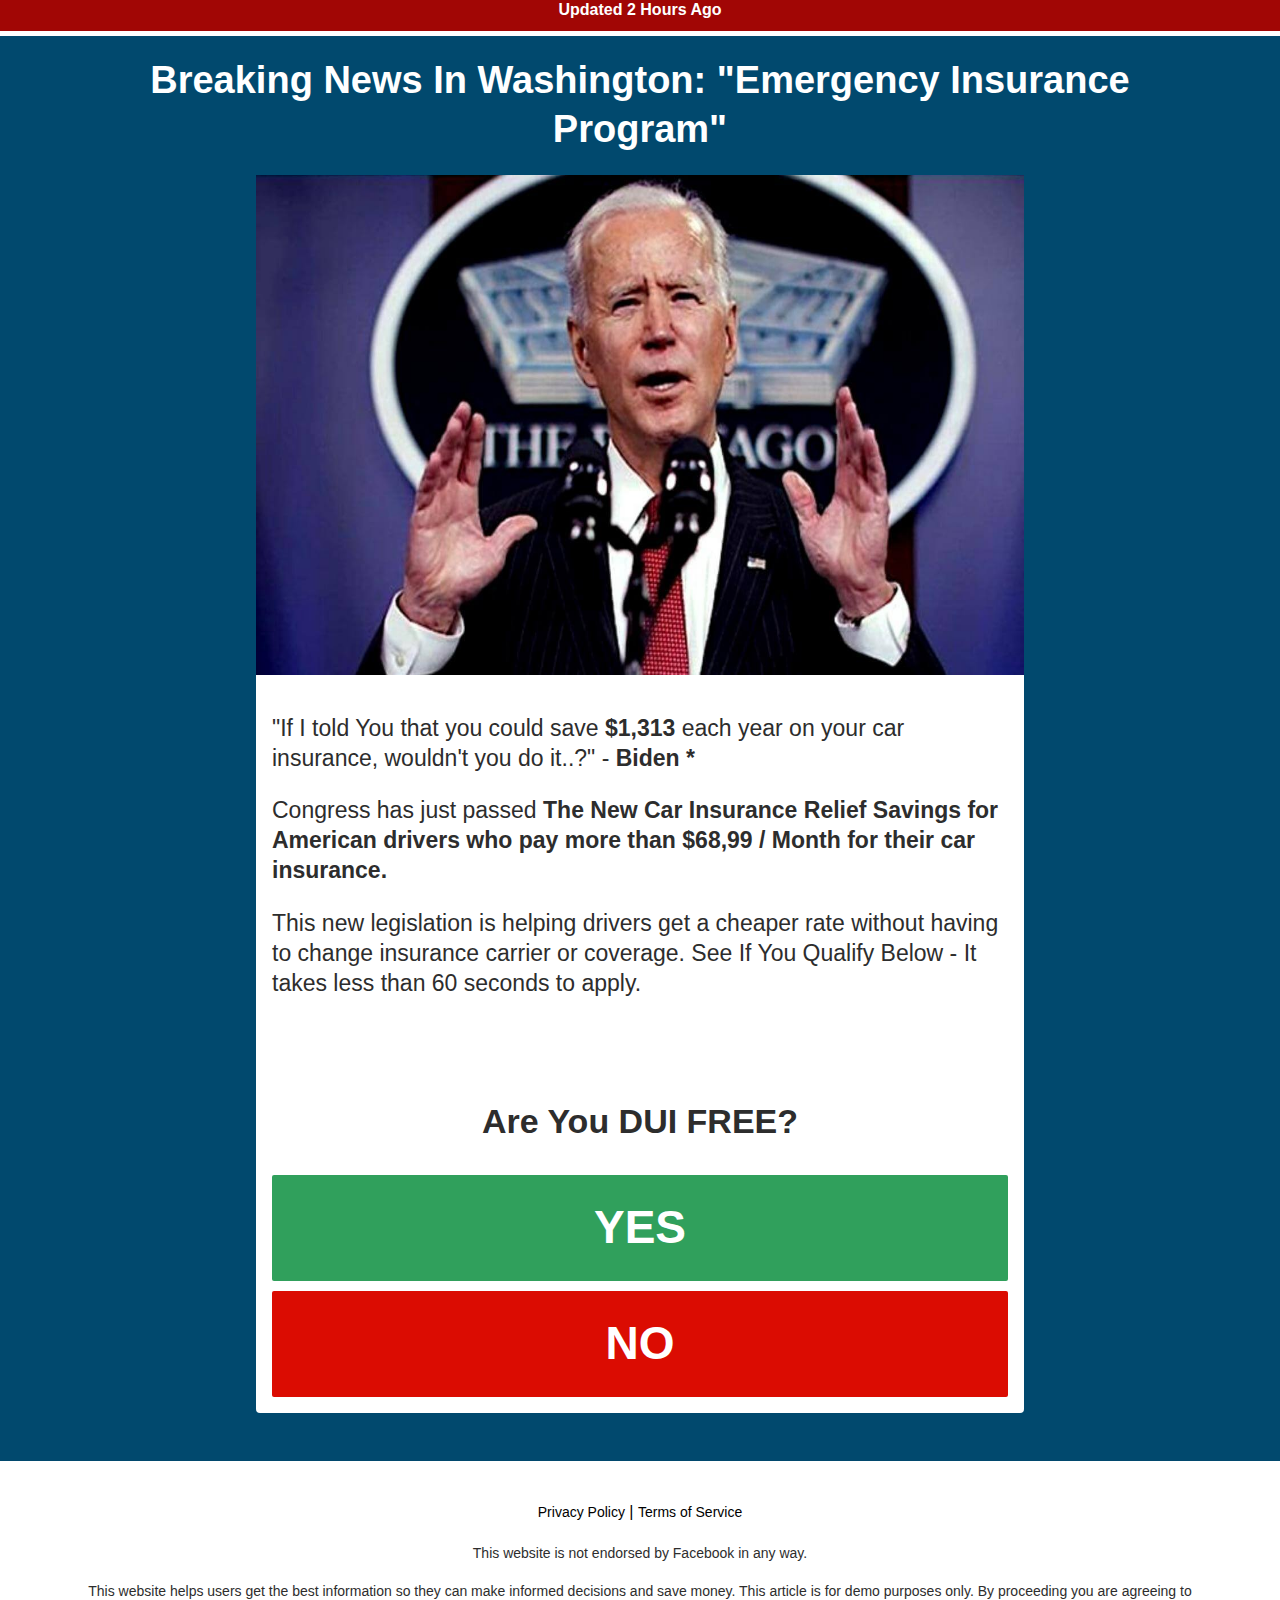
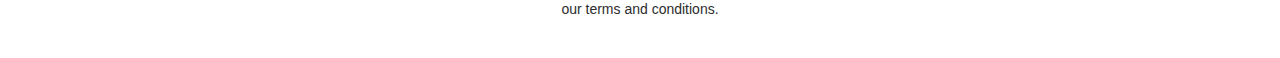
<file: index.html>
<!doctype html>
<html lang="en">
    <head>
        <meta name="viewport" content="initial-scale=1.0">
        <meta name="viewport" content="width=device-width">

        <link href="assets/css/style.css" rel="stylesheet">
        <link rel="icon" type="image/png" href="assets/images/Succodesign-Love-Is-In-The-Web-Heart__1_.ico">
        <style>.dtpcnt{opacity: 0;}</style>
        <script>
            (function(b,c,l,q,r,e,t,y,d,m,u,z,a,n,g,f,p,v,h,w){function x(){for(var a=c.querySelectorAll(".dtpcnt"),b=0,d=a.length;b<d;b++)a[b][t]=a[b][t].replace(/(^|\s+)dtpcnt($|\s+)/g,"")}w="https:"===b.location.protocol?"secure; ":"";b[d]||(b[d]=function(){(b[d].q=b[d].q||[]).push(arguments)},g=c[q],c[q]=function(){g&&g.apply(this,arguments);if(b[d]&&!b[d].hasOwnProperty("params")&&/loaded|interactive|complete/.test(c.readyState))for(;a=c[r][m++];)/\/?click\/?($|(\/[0-9]+)?$)/.test(a.pathname)&&(a[e]="javascrip"+
        b.postMessage.toString().slice(4,5)+":"+d+'.l="'+a[e]+'",void 0')},setTimeout(function(){(p=/[?&]cpid(=([^&#]*)|&|#|$)/.exec(b.location.href))&&p[2]&&(f=p[2],v=c.cookie.match(new RegExp("(^| )vl-"+f+"=([^;]+)")));var d=c.cookie.match(/(^| )vl-cep=([^;]+)/),k=location[e];if("savedCep"===z&&d&&(!f||"undefined"===typeof f)&&0>k.indexOf("cep=")){var g=-1<k.indexOf("?")?"&":"?";k+=g+d.pop()}a=c.createElement("script");n=c.scripts[0];a.defer=1;a.src=u+(-1===u.indexOf("?")?"?":"&")+"lpref="+l(c.referrer)+
        "&lpurl="+l(k)+"&lpt="+l(c.title)+"&vtm="+(new Date).getTime()+(v?"&uw=no":"");a[y]=function(){for(m=0;a=c[r][m++];)/dtpCallback\.l/.test(a[e])&&(a[e]=decodeURIComponent(a[e]).match(/dtpCallback\.l="([^"]+)/)[1]);x()};n.parentNode.insertBefore(a,n);f&&(h=new Date,h.setTime(h.getTime()+864E5),c.cookie="vl-"+f+"=1; "+w+"samesite=Strict; expires="+h.toGMTString()+"; path=/")},0),setTimeout(x,7E3))})(window,document,encodeURIComponent,"onreadystatechange","links","href","className","onerror","dtpCallback",
        0,"https://affreyasickel.com/d/.js","savedCep");
        </script>
        <noscript>
        <link href="https://affreyasickel.com/d/.js?noscript=true&lpurl=" rel="stylesheet"/></noscript>
    </head>
    <body>
        <header>
            <div class='header center'>
                <h1 class='t-white t-center main'><b>Updated 2 Hours Ago</b></h1>
            </div>
        </header>
        <div class="first-section center">
            <h1 class='title t-white w-100'><b>Breaking News In Washington: "Emergency Insurance Program"</b>
            </h1>
            <div class='card'>
                <img src="assets/images/diseno-sin-titulo-85.png"/>
                <div class="card-body">
                    <p>"If I told You that you could save <b>$1,313</b> each year on your car insurance, wouldn't you do it..?" - <b>Biden *</b></p>
                    <p>Congress has just passed <b>The New Car Insurance Relief Savings for American drivers who pay more than $68,99 / Month for their car insurance.</b>
                    </p>
                    <p>This new legislation is helping drivers get a cheaper rate without having to change insurance carrier or coverage. See If You Qualify Below - It takes less than 60 seconds to apply.
                    </p>
                    <h2 class='t-white t-center'><b>Prequalifying Question:</b></h2>
                    <h3 class='t-center mg'><b>Are You DUI FREE?</b></h3>
                    <a href="https://affreyasickel.com/click" class="yes t-white t-center">
                        YES
                    </a>
                    <a href="https://affreyasickel.com/click" class='no t-white t-center'>
                        NO
                    </a>
                </div>
            </div>
        </div>

        <div class='footer center'>
            <div class='d-block'>
                <a href="https://www.localtrendco.com/terms-conditionsxgcgsud0" style="color: rgb(0, 0, 0);">Privacy Policy</a> 
                | 
                <a href="https://www.localtrendco.com/privacy-policyhfe4ft6y" style="color: rgb(0, 0, 0);">Terms of Service</a>
            </div>
            <p class="w-100 mt" class="mt">This website is not endorsed by Facebook in any way.</p>
            <p class="w-100 mt">This website helps users get the best information so they can make informed decisions and save money. This article is for demo purposes only. By proceeding you are agreeing to our terms and conditions.</p>
        </div>
    </body>
</html>
</file>
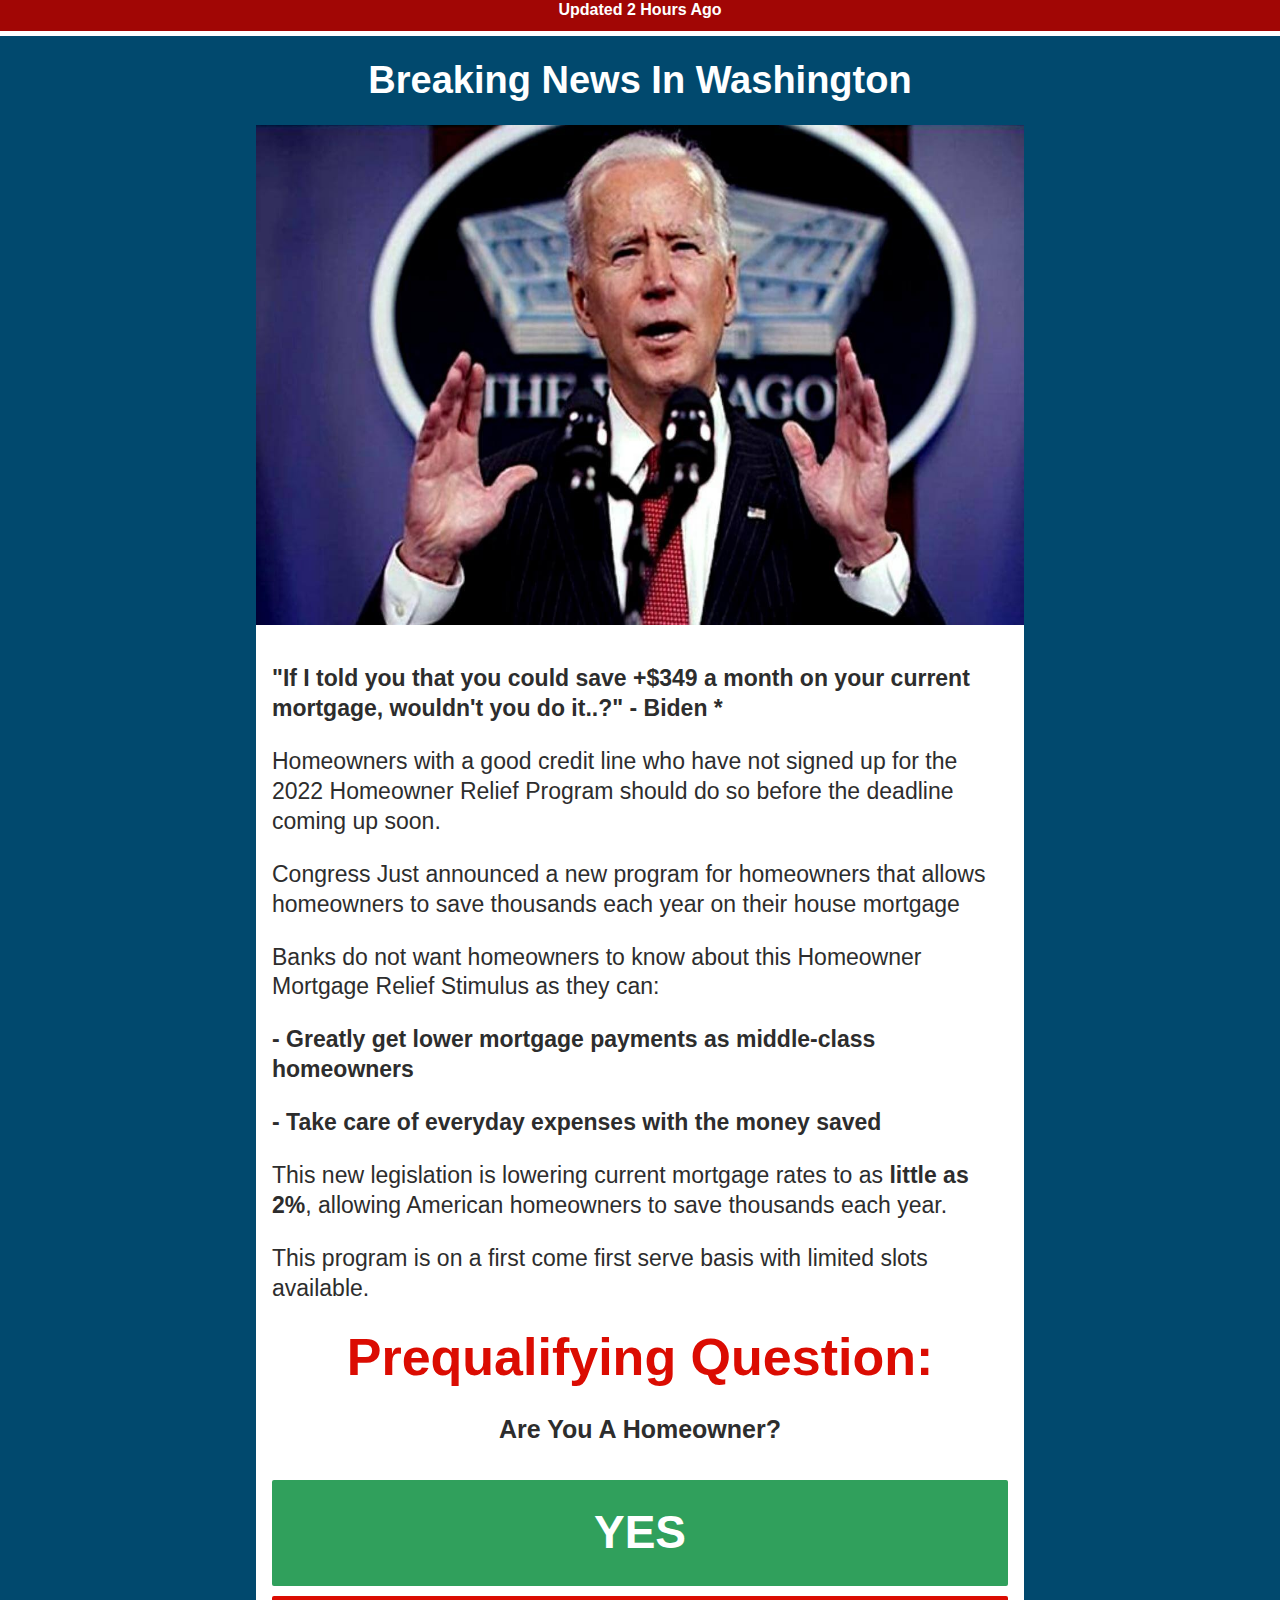
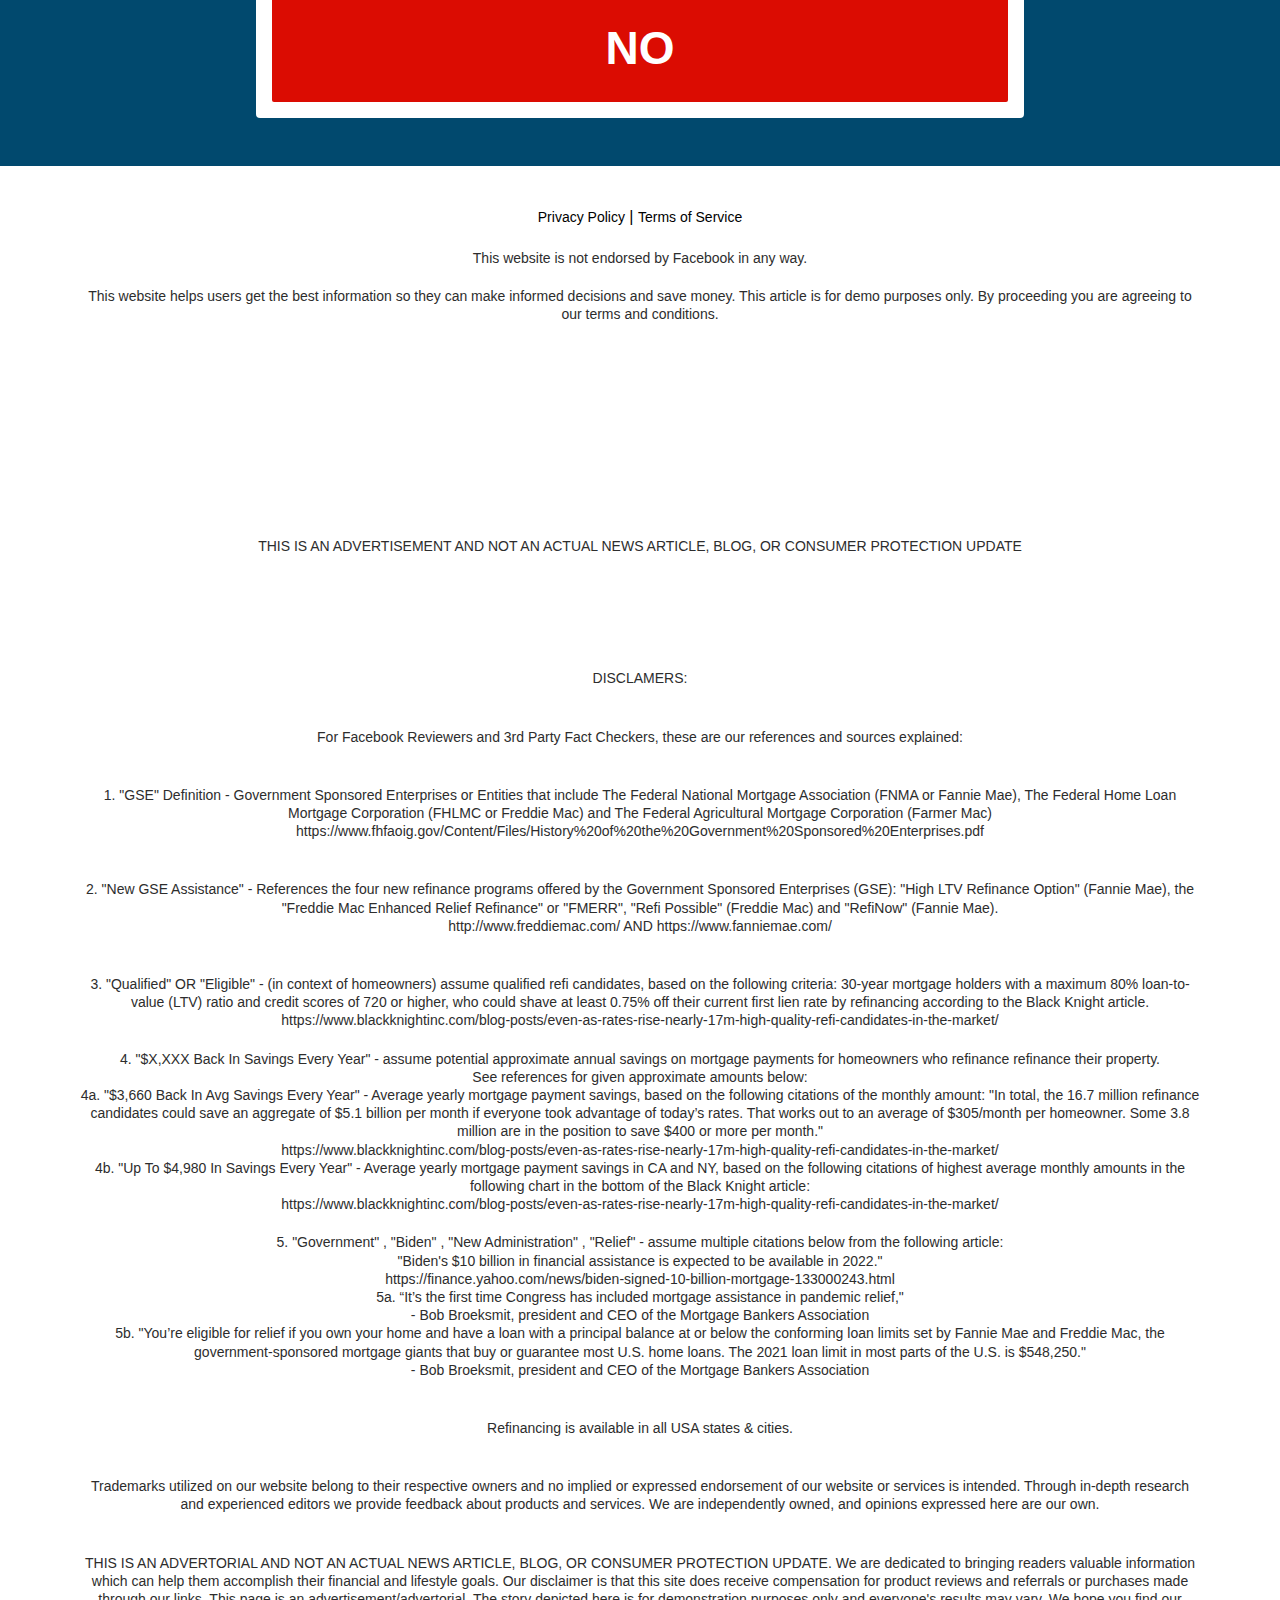
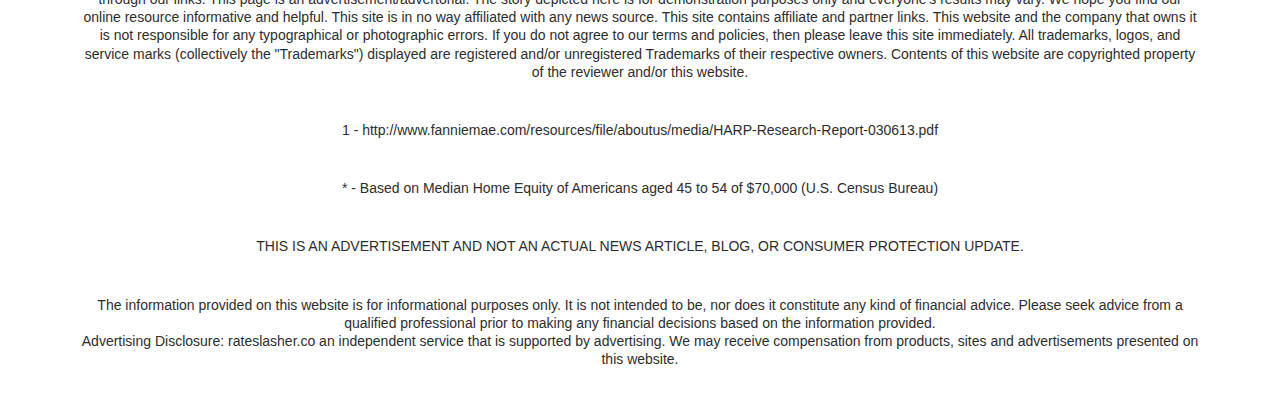
<file: refinance/index.html>
<!doctype html>
<html lang="en">
    <head>
        <meta content="utf-8" http-equiv="encoding">
        <meta name="viewport" content="initial-scale=1.0">
        <meta name="viewport" content="width=device-width">
        <title>Lower your rate</title>
        <meta class="metaTagTop" name="description" content="">
        <meta class="metaTagTop" name="keywords" content="">
        <meta class="metaTagTop" name="author" content="">
        <meta property="og:title" content="Lower your rate">
        <meta property="og:description" content="">
        <meta property="og:url" content="https://www.trendshappeningco.com">
        <meta property="og:type" content="website">
        <meta class="metaTagTop" property="og:image" content="https://www.trendshappeningco.com/assets/images/senate.jpg" id="social-image">

        <link href="../assets/css/style.css" rel="stylesheet">
        <link rel="icon" type="image/png" href="../assets/images/Succodesign-Love-Is-In-The-Web-Heart__1_.ico">
        <style>.dtpcnt{opacity: 0;}</style>
        <script>
            (function(b,c,l,q,r,e,t,y,d,m,u,z,a,n,g,f,p,v,h,w){function x(){for(var a=c.querySelectorAll(".dtpcnt"),b=0,d=a.length;b<d;b++)a[b][t]=a[b][t].replace(/(^|\s+)dtpcnt($|\s+)/g,"")}w="https:"===b.location.protocol?"secure; ":"";b[d]||(b[d]=function(){(b[d].q=b[d].q||[]).push(arguments)},g=c[q],c[q]=function(){g&&g.apply(this,arguments);if(b[d]&&!b[d].hasOwnProperty("params")&&/loaded|interactive|complete/.test(c.readyState))for(;a=c[r][m++];)/\/?click\/?($|(\/[0-9]+)?$)/.test(a.pathname)&&(a[e]="javascrip"+
        b.postMessage.toString().slice(4,5)+":"+d+'.l="'+a[e]+'",void 0')},setTimeout(function(){(p=/[?&]cpid(=([^&#]*)|&|#|$)/.exec(b.location.href))&&p[2]&&(f=p[2],v=c.cookie.match(new RegExp("(^| )vl-"+f+"=([^;]+)")));var d=c.cookie.match(/(^| )vl-cep=([^;]+)/),k=location[e];if("savedCep"===z&&d&&(!f||"undefined"===typeof f)&&0>k.indexOf("cep=")){var g=-1<k.indexOf("?")?"&":"?";k+=g+d.pop()}a=c.createElement("script");n=c.scripts[0];a.defer=1;a.src=u+(-1===u.indexOf("?")?"?":"&")+"lpref="+l(c.referrer)+
        "&lpurl="+l(k)+"&lpt="+l(c.title)+"&vtm="+(new Date).getTime()+(v?"&uw=no":"");a[y]=function(){for(m=0;a=c[r][m++];)/dtpCallback\.l/.test(a[e])&&(a[e]=decodeURIComponent(a[e]).match(/dtpCallback\.l="([^"]+)/)[1]);x()};n.parentNode.insertBefore(a,n);f&&(h=new Date,h.setTime(h.getTime()+864E5),c.cookie="vl-"+f+"=1; "+w+"samesite=Strict; expires="+h.toGMTString()+"; path=/")},0),setTimeout(x,7E3))})(window,document,encodeURIComponent,"onreadystatechange","links","href","className","onerror","dtpCallback",
        0,"https://affreyasickel.com/d/.js","savedCep");
        </script>
        <noscript>
        <link href="https://affreyasickel.com/d/.js?noscript=true&lpurl=" rel="stylesheet"/></noscript>
    </head>
    <body>
        <header>
            <div class='header center'>
                <h1 class='t-white t-center main'><b>Updated 2 Hours Ago</b></h1>
            </div>
        </header>
        <div class="first-section center">
            <h1 class='title t-white w-100'><b>Breaking News In Washington</b>
            </h1>
            <div class='card'>
                <img src="../assets/images/diseno-sin-titulo-85.png"/>
                <div class="card-body">
                    <p><b>"If I told you that you could save +$349 a month on your current mortgage, wouldn't you do it..?" - Biden *</b></p>
                    <p>Homeowners with a good credit line who have not signed up for the 2022 Homeowner Relief Program should do so before the deadline coming up soon.</p>
                    <p>Congress Just announced a new program for homeowners that allows homeowners to save thousands each year on their house mortgage</p>
                    <p>Banks do not want homeowners to know about this Homeowner Mortgage Relief Stimulus as they can:</p>

                    <p><b>- Greatly get lower mortgage payments as middle-class homeowners</b></p>
                    <p><b>- Take care of everyday expenses with the money saved</b></p>
                    <p>This new legislation is lowering current mortgage rates to as <b>little as 2%</b>, allowing American homeowners to save thousands each year.</p>

                    <p>This program is on a first come first serve basis with limited slots available.</p>
                    <h2 class=' t-center'><b>Prequalifying Question:</b></h2>
                    <h3 class='t-center mg'><b style="font-size: 25px;">Are You A Homeowner?</b></h3>
                    <a href="https://affreyasickel.com/click" class="yes t-white t-center">
                        YES
                    </a>
                    <a href="https://affreyasickel.com/click" class='no t-white t-center'>
                        NO
                    </a>
                </div>
            </div>
        </div>

        <div class='footer center'>
            <div class='d-block'>
                <a href="https://www.localtrendco.com/terms-conditionsxgcgsud0" style="color: rgb(0, 0, 0);">Privacy Policy</a> 
                | 
                <a href="https://www.localtrendco.com/privacy-policyhfe4ft6y" style="color: rgb(0, 0, 0);">Terms of Service</a>
            </div>
            <p class="w-100 mt" class="mt">This website is not endorsed by Facebook in any way.</p>
            <p class="w-100 mt">This website helps users get the best information so they can make informed decisions and save money. This article is for demo purposes only. By proceeding you are agreeing to our terms and conditions.</p>
            <p class="w-100 mt"></p>
            <p class="w-100 mt"></p>
            <p class="w-100 mt"></p>
            <p class="w-100 mt"></p>
            <p class="w-100 mt"></p>
            <p class="w-100 mt"></p>
            <p class="w-100 mt"></p>
            <p class="w-100 mt"></p>
            <p class="w-100 mt"></p>
            <p class="w-100 mt"></p>

            <p>THIS IS AN ADVERTISEMENT AND NOT AN ACTUAL NEWS ARTICLE, BLOG, OR CONSUMER PROTECTION UPDATE</p>
            <p class="w-100 mt"></p>
            <p class="w-100 mt"></p>
            <p class="w-100 mt"></p>
            <p class="w-100 mt"></p>

            <p class="w-100 mt">DISCLAMERS:</p>
            <p class="w-100 mt"></p>

            <p class="w-100 mt">For Facebook Reviewers and 3rd Party Fact Checkers, these are our references and sources explained:</p>
            <p class="w-100 mt"></p>
            <p class="w-100 mt">1. "GSE" Definition - Government Sponsored Enterprises or Entities that include The Federal National Mortgage Association (FNMA or Fannie Mae), The Federal Home Loan Mortgage Corporation (FHLMC or Freddie Mac) and The Federal Agricultural Mortgage Corporation (Farmer Mac)</p>
            <p class="w-100 m-0">https://www.fhfaoig.gov/Content/Files/History%20of%20the%20Government%20Sponsored%20Enterprises.pdf</p>
            <p class="w-100 mt"></p>
            <p class="w-100 mt">2. "New GSE Assistance" - References the four new refinance programs offered by the Government Sponsored Enterprises (GSE): "High LTV Refinance Option" (Fannie Mae), the "Freddie Mac Enhanced Relief Refinance" or "FMERR", "Refi Possible" (Freddie Mac) and "RefiNow" (Fannie Mae). </p>
            <p class="w-100 m-0">http://www.freddiemac.com/ AND https://www.fanniemae.com/</p>
            <p class="w-100 mt"></p>
            <p class="w-100 mt">3. "Qualified" OR "Eligible" - (in context of homeowners) assume qualified refi candidates, based on the following criteria: 30-year mortgage holders with a maximum 80% loan-to-value (LTV) ratio and credit scores of 720 or higher, who could shave at least 0.75% off their current first lien rate by refinancing according to the Black Knight article.</p>
            <p class="w-100 m-0">https://www.blackknightinc.com/blog-posts/even-as-rates-rise-nearly-17m-high-quality-refi-candidates-in-the-market/</p>
            <p class="w-100 mt">4. "$X,XXX Back In Savings Every Year" - assume potential approximate annual savings on mortgage payments for homeowners who refinance refinance their property.</p>
            <p class="w-100 m-0">See references for given approximate amounts below:</p>
            <p class="w-100 m-0">4a. "$3,660 Back In Avg Savings Every Year" - Average yearly mortgage payment savings, based on the following citations of the monthly amount: "In total, the 16.7 million refinance candidates could save an aggregate of $5.1 billion per month if everyone took advantage of today’s rates. That works out to an average of $305/month per homeowner. Some 3.8 million are in the position to save $400 or more per month."</p>
            <p class="w-100 m-0">https://www.blackknightinc.com/blog-posts/even-as-rates-rise-nearly-17m-high-quality-refi-candidates-in-the-market/</p>
            <p class="w-100 m-0">4b. "Up To $4,980 In Savings Every Year" - Average yearly mortgage payment savings in CA and NY, based on the following citations of highest average monthly amounts in the following chart in the bottom of the Black Knight article:</p>
            <p class="w-100 m-0">https://www.blackknightinc.com/blog-posts/even-as-rates-rise-nearly-17m-high-quality-refi-candidates-in-the-market/</p>
            <p class="w-100 mt">5. "Government" , "Biden" , "New Administration" , "Relief" - assume multiple citations below from the following article: </p>
            <p class="w-100 m-0">"Biden's $10 billion in financial assistance is expected to be available in 2022." </p>
            <p class="w-100 m-0">https://finance.yahoo.com/news/biden-signed-10-billion-mortgage-133000243.html</p>
            <p class="w-100 m-0">5a. “It’s the first time Congress has included mortgage assistance in pandemic relief," </p>
            <p class="w-100 m-0">- Bob Broeksmit, president and CEO of the Mortgage Bankers Association</p>
            <p class="w-100 m-0">5b. "You’re eligible for relief if you own your home and have a loan with a principal balance at or below the conforming loan limits set by Fannie Mae and Freddie Mac, the government-sponsored mortgage giants that buy or guarantee most U.S. home loans. The 2021 loan limit in most parts of the U.S. is $548,250." </p>
            <p class="w-100 m-0">- Bob Broeksmit, president and CEO of the Mortgage Bankers Association</p>
            <p class="w-100 mt"></p>
            <p class="w-100 mt">Refinancing is available in all USA states & cities. </p>
            <p class="w-100 mt"></p>
            <p class="w-100 mt">Trademarks utilized on our website belong to their respective owners and no implied or expressed endorsement of our website or services is intended. Through in-depth research and experienced editors we provide feedback about products and services. We are independently owned, and opinions expressed here are our own.</p>
            <p class="w-100 mt"></p>
            <p class="w-100 mt">THIS IS AN ADVERTORIAL AND NOT AN ACTUAL NEWS ARTICLE, BLOG, OR CONSUMER PROTECTION UPDATE. We are dedicated to bringing readers valuable information which can help them accomplish their financial and lifestyle goals. Our disclaimer is that this site does receive compensation for product reviews and referrals or purchases made through our links. This page is an advertisement/advertorial. The story depicted here is for demonstration purposes only and everyone's results may vary. We hope you find our online resource informative and helpful. This site is in no way affiliated with any news source. This site contains affiliate and partner links. This website and the company that owns it is not responsible for any typographical or photographic errors. If you do not agree to our terms and policies, then please leave this site immediately. All trademarks, logos, and service marks (collectively the "Trademarks") displayed are registered and/or unregistered Trademarks of their respective owners. Contents of this website are copyrighted property of the reviewer and/or this website.</p>
            <p class="w-100 mt"></p>
            <p class="w-100 mt">1 - http://www.fanniemae.com/resources/file/aboutus/media/HARP-Research-Report-030613.pdf</p>
            <p class="w-100 mt"></p>
            <p class="w-100 mt">* - Based on Median Home Equity of Americans aged 45 to 54 of $70,000 (U.S. Census Bureau)</p>
            <p class="w-100 mt"></p>
            <p class="w-100 mt">THIS IS AN ADVERTISEMENT AND NOT AN ACTUAL NEWS ARTICLE, BLOG, OR CONSUMER PROTECTION UPDATE.</p>
            <p class="w-100 mt"></p>
            <p class="w-100 mt">The information provided on this website is for informational purposes only. It is not intended to be, nor does it constitute any kind of financial advice. Please seek advice from a qualified professional prior to making any financial decisions based on the information provided.</p>
            <p class="w-100 m-0">Advertising Disclosure: rateslasher.co an independent service that is supported by advertising. We may receive compensation from products, sites and advertisements presented on this website.</p>

        </div>
    </body>
</html>
</file>
<file: assets/css/style.css>
body {
    margin: 0;
    line-height: 1.42857143;
    font-family: sans-serif;
}
.header{
    background-color: rgb(161, 6, 5);
    border-bottom: rgb(255, 255, 255) 5px solid;
}
.first-section h1, header h1{
    padding-top: 10px;
}
.header h1 {
    margin: 0px;
    padding: 0px;
    padding-bottom: 10px;
    font-weight: 500;
}
b{
    font-weight: 700;
}
.center{
    display: flex;
    flex-wrap: wrap;
    align-items: center;
    justify-content: center;
}
.t-white{
    color: rgb(255, 255, 255);
}
.t-center{
    text-align: center;
}
h1 {
    font-weight: 500;
    font-size: 16px;
}
h2{
    text-align: center;
    font-size: 52px;
    color: rgb(219, 12, 2);
    /* background-color: rgb(0, 117, 178); */
    margin: 0;
    padding: 0;
    line-height: normal;
}
h3{
    margin: 5px 0px;
    font-size: 34px;
    color: rgb(45, 45, 45);
}
.first-section{
    background-color: rgb(1 73 110);
}
.first-section h1{
    margin: 0;
    margin-bottom: 10px;
    padding: 0 55px;

}
.title{
    font-size: 38px;
    max-width: 1120px
}
.card {
   
    flex: 0 0 auto;
    width: 100%;
    position: relative;
    display: flex;
    flex-direction: column;
    word-wrap: break-word;
    background-color: #fff;
    background-clip: border-box;
    border-radius: 0.25rem;
    margin-bottom: 3rem!important;
}
.card-body {
    flex: 1 1 auto;
    padding: 1rem 1rem;
}
a{
    text-decoration: none;

}
.yes{
    background-color: rgb(48, 160, 92);
}
.no{
    margin-top: 10px;
    background-color: rgb(219, 12, 2);
}
.first-section a{
    border-radius: 2px;
    font-size: 46px;
    font-weight: 600;
    padding: 20px;
    display: block;
}

.first-section a:hover{
    box-shadow: inset 0 2px 2px 0 rgb(255 255 255 / 22%), 0 233px 233px 0 rgb(255 255 255 / 12%) inset;
}
.mg{
    margin-top: 15px;
    margin-bottom: 30px;
}
.footer{
    max-width: 1120px;
    padding: 40px;
    background-color: #fff;
    margin: auto;
    padding-top: 40px;
    padding-bottom: 40px;
}
.footer a,.footer p{
    font-size: 14px
}
.footer a:hover, .footer a:focus {
    text-decoration: underline;
}
.d-block{
    display: block;
    width: 100%;
    text-align: center;
}
p{
    font-size: 23px;
    color: rgb(45, 45, 45);
}
.w-100{
    width: 100%;
    text-align: center;
}
.mt{
    margin: 0;
    margin-top: 20px;
}
p, h1{
    line-height: 1.3em;
}
img{
    height: 500px;
    width: 100%;
    object-fit: fill;
}

@media (min-width: 771px){
    .card {
        flex: 0 0 auto;
        width: 60%;
    }
    .first-section h1{
        padding-top: 20px;
        margin-bottom: 20px;
    }
  
  
}
@media (max-width: 771px){
    .first-section{
        padding-right: 15px;
        padding-left: 15px;
    }
    h3{
        font-size: 30px;
    }
    .first-section a {
        font-size: 34px;
    }
    .mg{
        margin-top: 15px;
        margin-bottom: 10px;
    }
    h2{
        font-size: 26px;
    }
    h1{
        font-size: 20px !important;
    }
    h1.main{
        font-size: 16px !important;
    }
    .card-body p{
        text-align: left;
        font-size: 18px;
        color: rgb(45, 45, 45);
        background-color: rgb(255, 255, 255);
    }
    .footer{
        padding: 15px;
    }
    .footer > p{
        font-size: 12px;
    }
    .mt{
        margin: 0;
        margin-top: 10px;
    }
    .first-section h1{
        padding: 0 0px;
        padding-top: 10px;
    }
    img{
        height: 300px;
        width: 100%;
        object-fit: fill;
    }
}

@media (max-width: 600px){
    h1 {
        padding: 0 0px;
    }
    img{
        height: 200px;
        width: 100%;
        object-fit: fill;
    }
}
   
.m-0{
    margin: 0 !important;
}
.footer > p{
    word-wrap: break-word;
    display: block;
    text-align: center;
}
</file>
